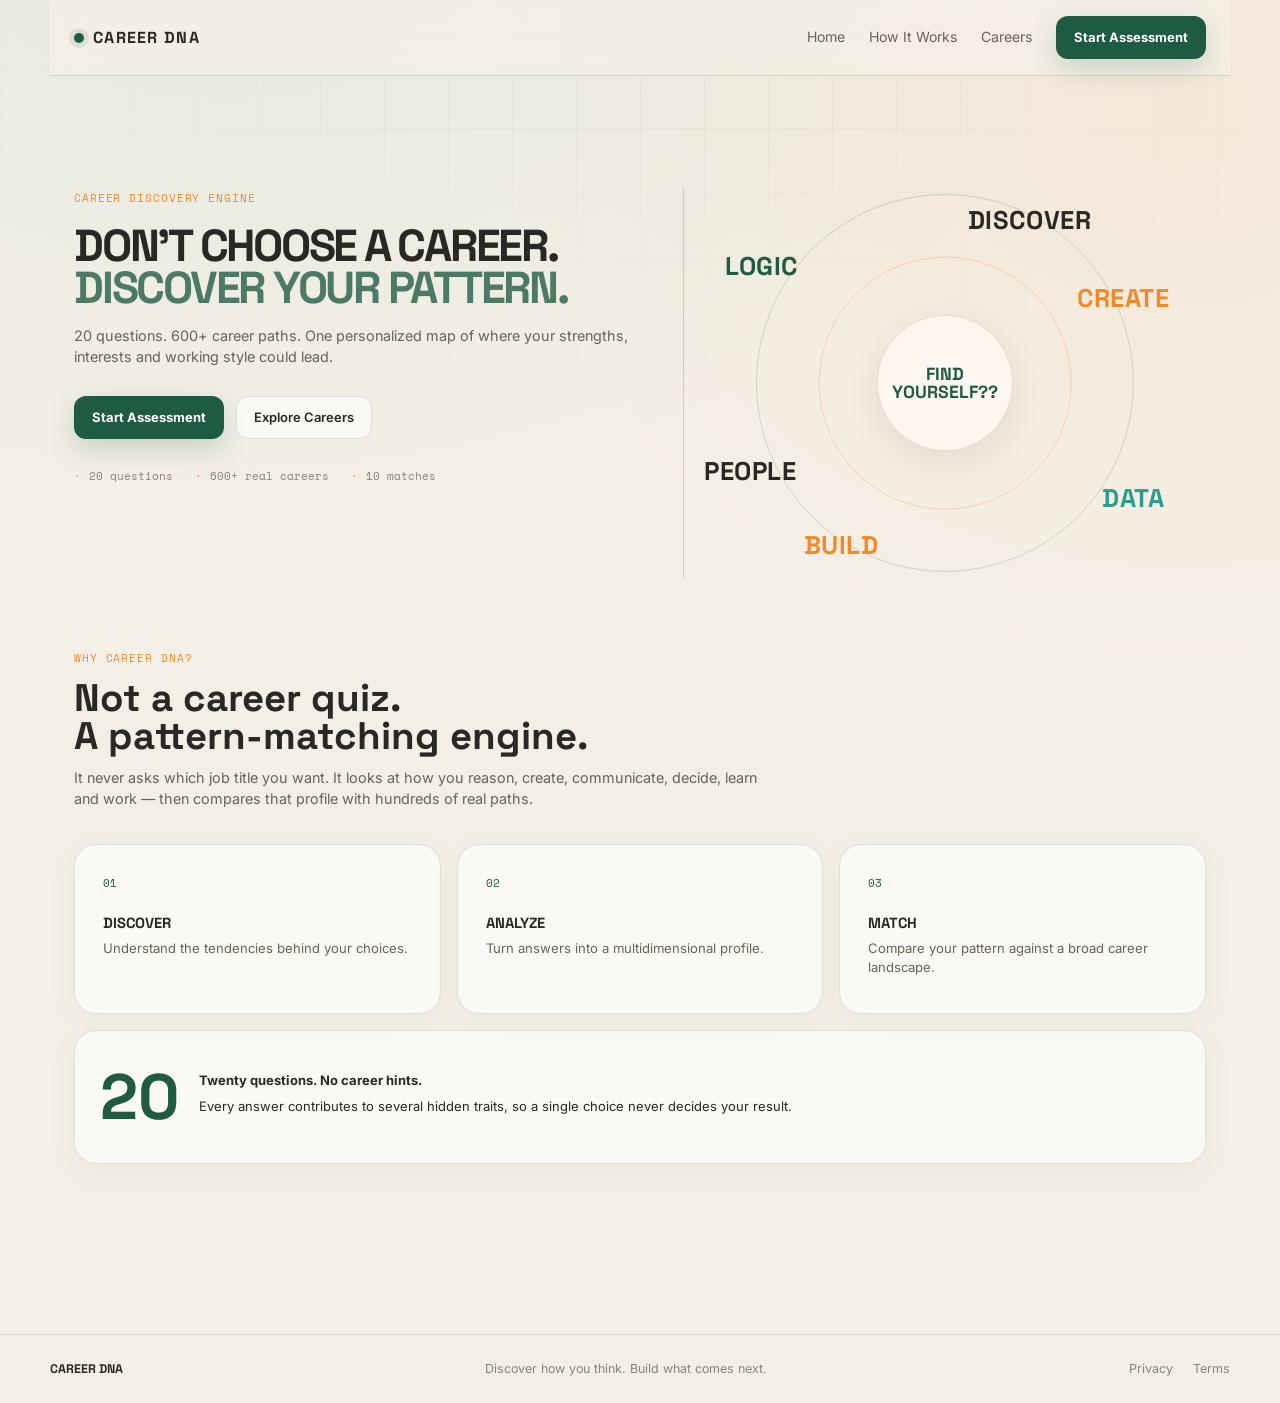
<file: index.html>
<!doctype html><html lang="en"><head><meta charset="utf-8"><meta name="viewport"
            content="width=device-width,initial-scale=1"><title>CAREER DNA —
            Discover Your Pattern</title><meta name="description"
            content="CAREER DNA uses 20 indirect questions and a 600+ career database to reveal potential career paths based on how you think and work."><link
            rel="stylesheet" href="style.css"></head><body>
        <div class="grid-backdrop" aria-hidden="true"></div>
        <header class="site-nav"><a class="nav-logo" href="#home"
                aria-label="CAREER DNA home"><span class="dna-dot"></span>CAREER
                DNA</a><nav id="nav-links"><a href="#home">Home</a><a
                    href="#how">How It Works</a><a href="#careers">Careers</a><button class="nav-cta"
                    data-start>Start Assessment</button></nav><button
                class="menu-btn" id="menu-btn"
                aria-label="Open menu">☰</button></header>
        <main>
            <section class="page active" id="page-home"><div class="hero"><div
                        class="hero-copy"><span class="eyebrow">CAREER DISCOVERY
                            ENGINE</span><h1 class="display">DON'T CHOOSE A
                            CAREER.<br><span>DISCOVER YOUR
                                PATTERN.</span></h1><p>20 questions. 600+ career
                            paths. One personalized map of where your strengths,
                            interests and working style could lead.</p><div
                            class="actions"><button class="primary"
                                data-start>Start Assessment</button><a
                                class="secondary" href="#careers">Explore Careers</a></div><div
                            class="hero-meta"><span>20
                                questions</span><span>600+ real
                                careers</span><span>10
                                matches</span></div></div><div class="hero-visual"
                    aria-label="Your career pattern"><span class="word w1">LOGIC</span><span
                        class="word w2">CREATE</span><span class="word w3">PEOPLE</span><span
                        class="word w4">DATA</span><span class="word w5">BUILD</span><span
                        class="word w6">DISCOVER</span><div class="center-text"><strong>FIND<br>YOURSELF??</strong></div></div></div><section
                    class="home-section"><div class="section-head"><span
                            class="eyebrow">WHY CAREER DNA?</span><h2
                            class="display">Not a career quiz.<br>A
                            pattern-matching engine.</h2><p>It never asks which
                            job title you want. It looks at how you reason,
                            create, communicate, decide, learn and work — then
                            compares that profile with hundreds of real
                            paths.</p></div><div
                        class="feature-grid"><article><span>01</span><h3>DISCOVER</h3><p>Understand
                                the tendencies behind your
                                choices.</p></article><article><span>02</span><h3>ANALYZE</h3><p>Turn
                                answers into a multidimensional
                                profile.</p></article><article><span>03</span><h3>MATCH</h3><p>Compare
                                your pattern against a broad career
                                landscape.</p></article></div><div class="twenty"><strong>20</strong><div><b>Twenty questions. No career hints.</b><p>Every answer contributes to several hidden traits, so a single choice never decides your result.</p></div></div></section></section>
            <section class="page" id="page-how"><div class="page-hero"><span
                        class="eyebrow">THE ENGINE</span><h1 class="display">HOW
                        IT WORKS</h1><p>From a choice on a screen to a map of
                        possible directions.</p></div><div class="process">
                    <article><b>01</b><h3>ANSWER</h3><p>Answer exactly 20
                            natural, scenario-based
                            questions.</p></article><article><b>02</b><h3>PROFILE</h3><p>Your
                            choices build signals across reasoning, creativity,
                            people, work style and
                            motivation.</p></article><article><b>03</b><h3>ANALYZE</h3><p>The
                            engine normalizes your multidimensional profile to
                            0–100.</p></article><article><b>04</b><h3>MATCH</h3><p>That
                            profile is compared with 600+ genuine
                            careers.</p></article><article><b>05</b><h3>RANK</h3><p>Weighted
                            similarity produces deterministic compatibility
                            scores.</p></article><article><b>06</b><h3>DISCOVER</h3><p>You
                            see exactly 10 potential matches, plus ways to test
                            them.</p></article></div><div
                    class="flow-visual"><div>QUESTION</div><span>↓</span><div>HIDDEN
                        TRAITS</div><span>↓</span><div>PROFILE</div><span>↓</span><div>CAREER
                        MATCHING</div><span>↓</span><div>TOP 10</div></div><div
                    class="note"><b>Important:</b> compatibility is a guidance
                    signal, not a prediction, guarantee or statement of what you
                    should become.</div></section>
            <section class="page" id="page-careers"><div
                    class="page-hero compact"><span class="eyebrow">CAREER
                        EXPLORER</span><h1 class="display">600+ REAL CAREER
                        PATHS.</h1><p>Search the landscape before or after your
                        assessment.</p></div><div class="explorer-tools"><input
                        id="career-search" placeholder="Search careers…"
                        aria-label="Search careers"><select id="domain-filter"
                        aria-label="Filter by domain"><option value>All
                            domains</option></select><select id="sort-careers"
                        aria-label="Sort careers"><option
                            value="name">A–Z</option><option
                            value="domain">Domain</option></select></div><div
                    class="explorer-count" id="explorer-count"></div><div
                    class="career-grid" id="career-grid"></div><div
                    class="career-modal" id="career-modal" hidden><div
                        class="modal-backdrop" data-close-modal></div><article
                        class="modal-card"><button class="modal-close"
                            data-close-modal aria-label="Close">×</button><span
                            class="domain" id="modal-domain"></span><h2
                            class="display" id="modal-name"></h2><p
                            id="modal-description"></p><div
                            class="modal-grid"><div><b>Skills</b><div
                                    id="modal-skills"
                                    class="pills"></div></div><div><b>Work
                                    style</b><p
                                    id="modal-style"></p></div><div><b>Environment</b><p
                                    id="modal-environment"></p></div><div><b>Education
                                    / training</b><p
                                    id="modal-education"></p></div></div><div><b>Related
                                careers</b><p id="modal-related"></p></div><a
                            class="primary modal-cta" href="#assessment">Take
                            Assessment</a></article></div></section>
            <section class="page" id="page-assessment"><div
                    class="assessment-shell"><div class="assessment-top"><span
                            class="eyebrow">CAREER DNA / ASSESSMENT</span><span
                            class="mono" id="q-counter">01 / 20</span><div
                            class="progress"><div
                                id="progress-fill"></div></div></div><h1
                        class="display" id="q-text">Loading…</h1><div
                        class="answers" id="q-answers"></div><div
                        class="assessment-nav"><button class="ghost"
                            id="back-btn">← Back</button><span class="mono"
                            id="answer-state">Choose the answer that feels most
                            like you.</span></div><div
                        class="nova"><b>NOVA</b><span id="nova-text">Ready when
                            you are. Pick what feels true, not
                            impressive.</span></div></div></section>
            <section class="page" id="page-analysis"><div class="analysis"><div
                        class="spinner"></div><span class="eyebrow">PROFILE
                        SYNTHESIS</span><h1 class="display">READING YOUR
                        PATTERN…</h1><ul
                        id="analysis-lines"></ul></div></section>
            <section class="page" id="page-results"><div
                    class="results-head"><span class="eyebrow">YOUR CAREER
                        DNA</span><h1 class="display">Your pattern currently
                        aligns with these paths.</h1><p>Potential matches, not a
                        verdict. Use the list as a starting point for
                        exploration.</p><div class="result-actions"><button
                            class="primary" data-start>Retake
                            Assessment</button><button class="secondary"
                            id="reset-btn">Reset Data</button></div></div><div
                    class="profile-layout"><div
                        class="panel radar-panel"><canvas id="radar" width="600"
                            height="420"></canvas></div><div
                        class="panel"><h3>CORE SIGNALS</h3><div
                            id="trait-bars"></div></div></div><div
                    class="domain-panel panel"><div
                        class="section-head small"><span class="eyebrow">PROFILE
                            SHAPE</span><h2 class="display">Strongest domain
                            signals</h2></div><div
                        id="domain-bars"></div></div><div
                    class="section-head small"><span class="eyebrow">TOP
                        10</span><h2 class="display">Your strongest potential
                        matches.</h2></div><div class="top10"
                    id="top10"></div><div class="section-head small"><span
                        class="eyebrow">TRY THEM</span><h2 class="display">Turn
                        curiosity into evidence.</h2><p>Small experiments can
                        tell you more than a quiz ever can.</p></div><div
                    class="activity-grid" id="activities"></div><div
                    class="roadmap panel" id="roadmap"></div><div
                    class="history panel" id="history"></div></section>
        </main>
        <footer><b>CAREER DNA</b><span>Discover how you think. Build what comes
            next.</span><div><a href="privacy.html">Privacy</a><a
            href="terms.html">Terms</a></div></footer>
        <script src="questions.js"></script><script
            src="careers.js"></script><script src="projects.js"></script><script
            src="scoring.js"></script><script src="storage.js"></script><script
            src="app.js"></script></body></html>
</file>
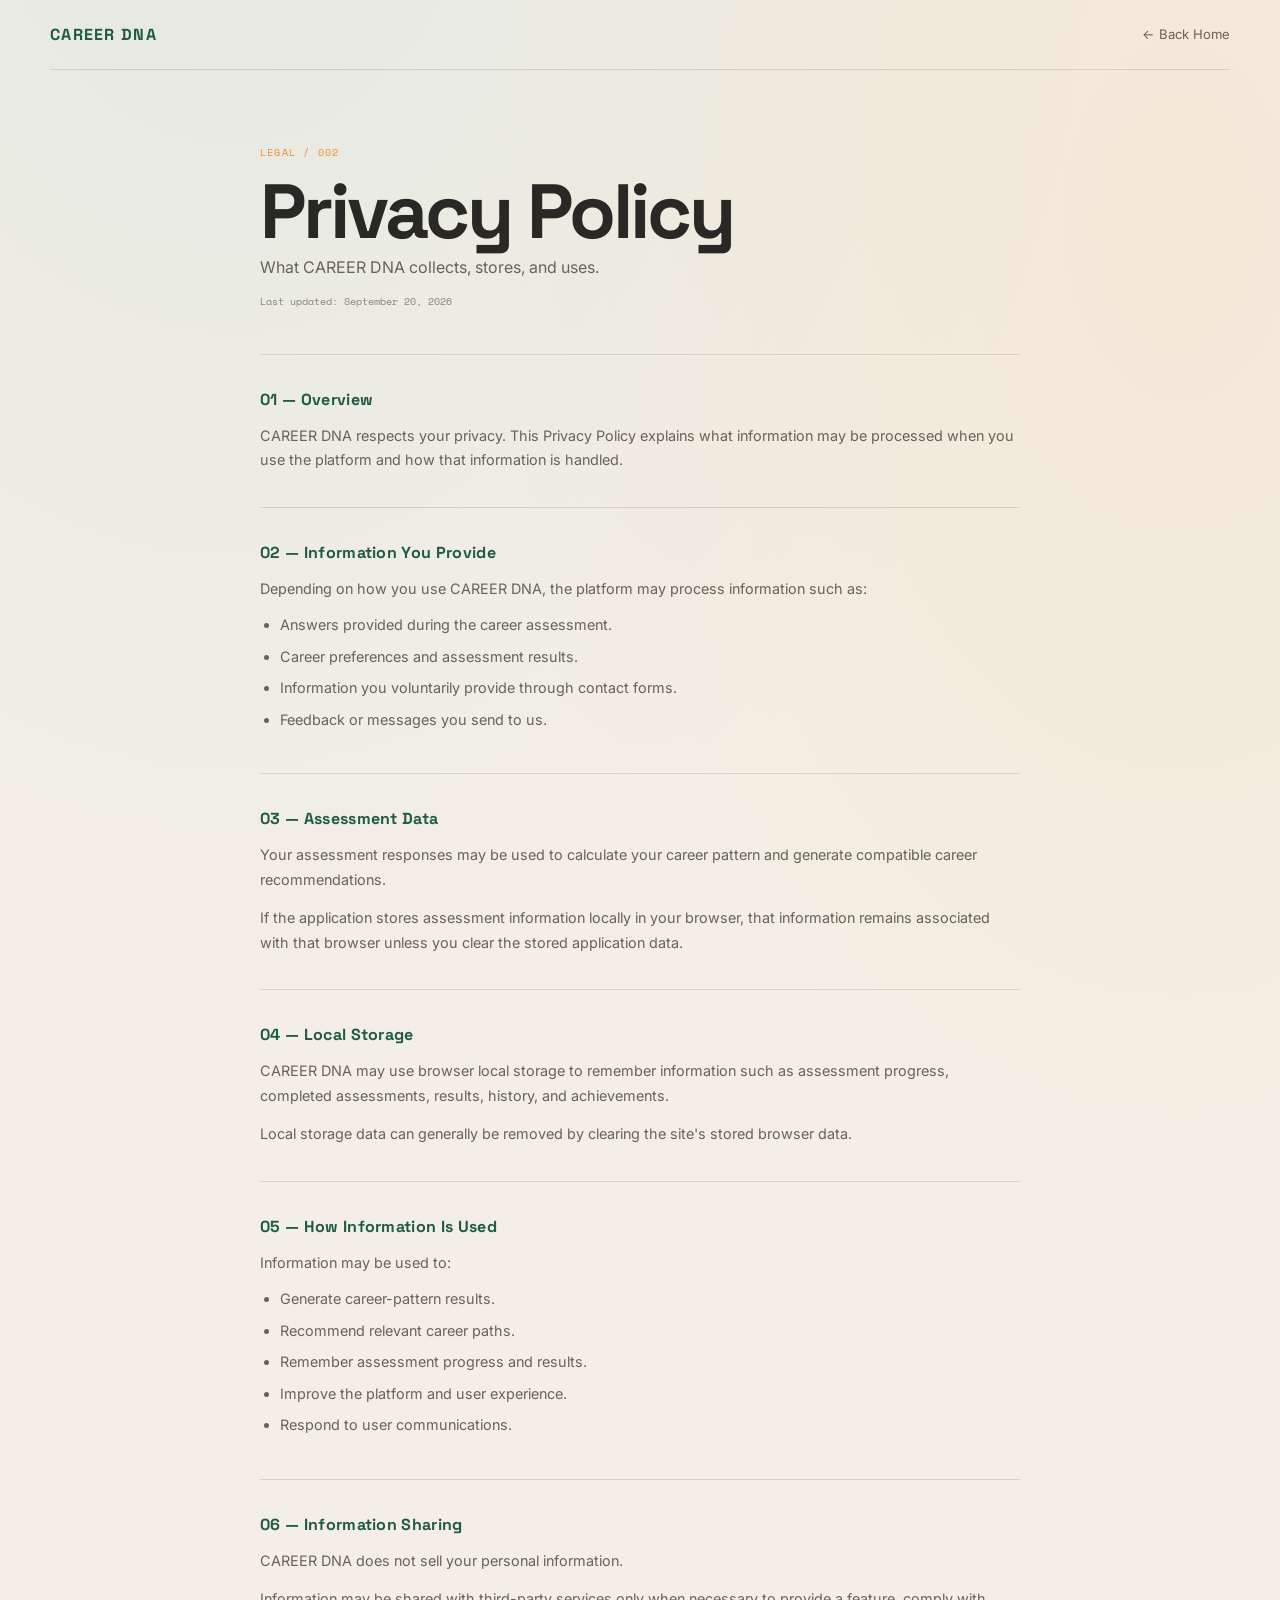
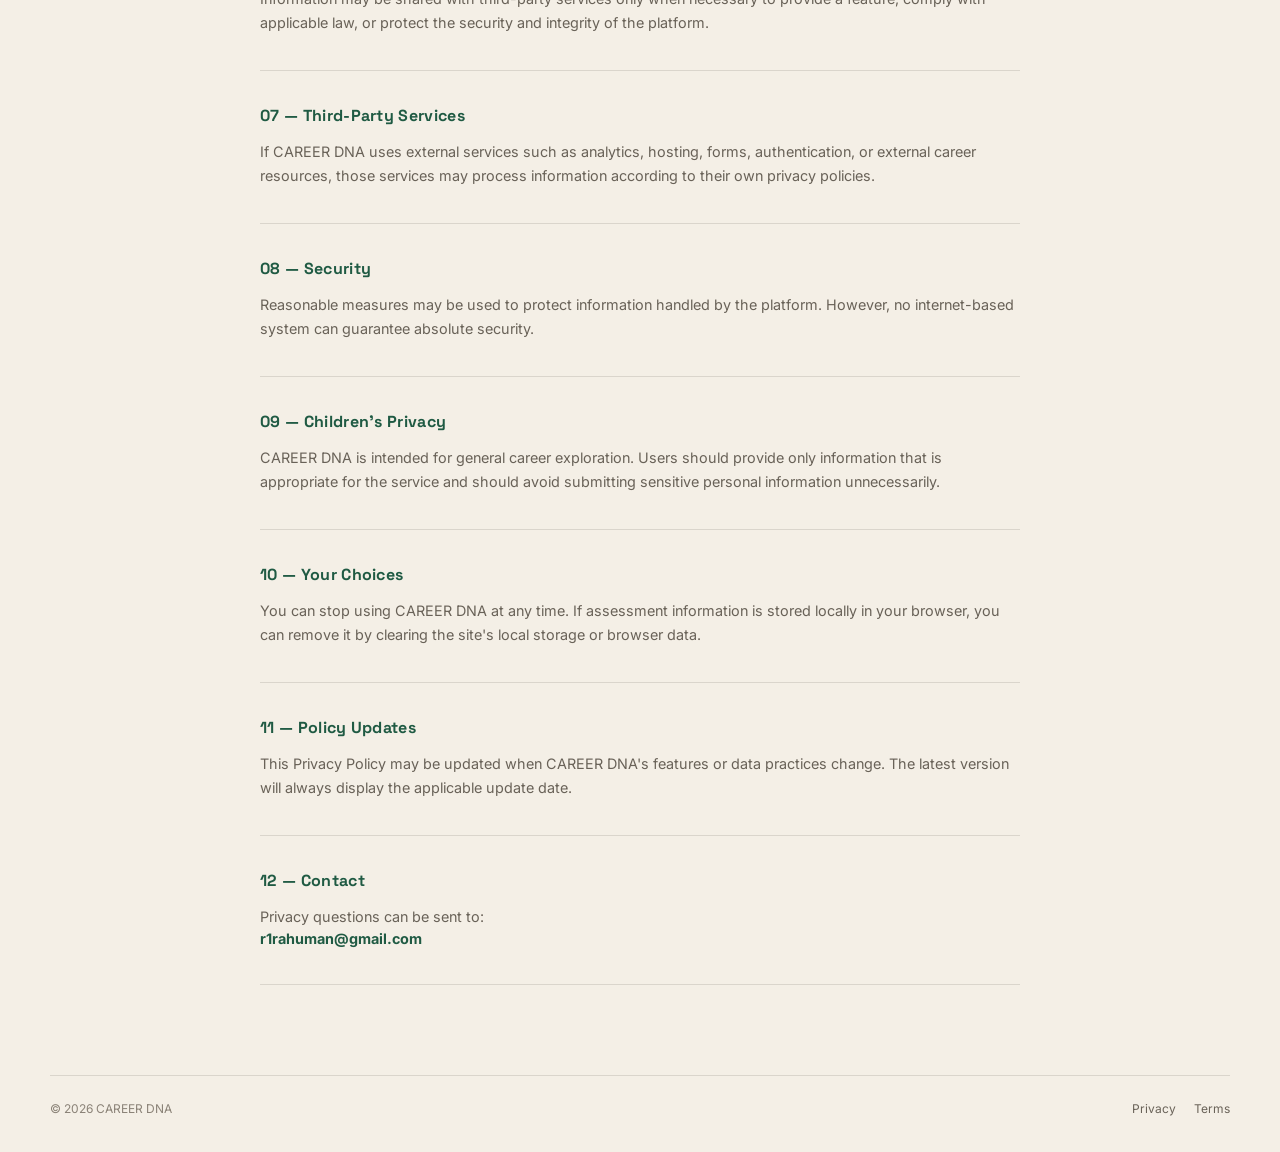
<file: privacy.html>
<!DOCTYPE html>
<html lang="en">
<head>
  <meta charset="UTF-8">
  <meta name="viewport" content="width=device-width, initial-scale=1.0">
  <title>Privacy Policy — CAREER DNA</title>
  <link rel="stylesheet" href="style.css">
</head>
<body>

<header class="legal-header">
  <a href="index.html" class="logo">CAREER DNA</a>
  <a href="index.html">← Back Home</a>
</header>

<main class="legal-page">

  <div class="legal-intro">
    <span>LEGAL / 002</span>
    <h1>Privacy Policy</h1>
    <p>What CAREER DNA collects, stores, and uses.</p>
    <small>Last updated: September 20, 2026</small>
  </div>

  <section>
    <h2>01 — Overview</h2>
    <p>
      CAREER DNA respects your privacy. This Privacy Policy explains what
      information may be processed when you use the platform and how that
      information is handled.
    </p>
  </section>

  <section>
    <h2>02 — Information You Provide</h2>
    <p>
      Depending on how you use CAREER DNA, the platform may process
      information such as:
    </p>

    <ul>
      <li>Answers provided during the career assessment.</li>
      <li>Career preferences and assessment results.</li>
      <li>Information you voluntarily provide through contact forms.</li>
      <li>Feedback or messages you send to us.</li>
    </ul>
  </section>

  <section>
    <h2>03 — Assessment Data</h2>
    <p>
      Your assessment responses may be used to calculate your career
      pattern and generate compatible career recommendations.
    </p>
    <p>
      If the application stores assessment information locally in your
      browser, that information remains associated with that browser unless
      you clear the stored application data.
    </p>
  </section>

  <section>
    <h2>04 — Local Storage</h2>
    <p>
      CAREER DNA may use browser local storage to remember information such
      as assessment progress, completed assessments, results, history, and
      achievements.
    </p>
    <p>
      Local storage data can generally be removed by clearing the site's
      stored browser data.
    </p>
  </section>

  <section>
    <h2>05 — How Information Is Used</h2>
    <p>
      Information may be used to:
    </p>

    <ul>
      <li>Generate career-pattern results.</li>
      <li>Recommend relevant career paths.</li>
      <li>Remember assessment progress and results.</li>
      <li>Improve the platform and user experience.</li>
      <li>Respond to user communications.</li>
    </ul>
  </section>

  <section>
    <h2>06 — Information Sharing</h2>
    <p>
      CAREER DNA does not sell your personal information.
    </p>
    <p>
      Information may be shared with third-party services only when
      necessary to provide a feature, comply with applicable law, or
      protect the security and integrity of the platform.
    </p>
  </section>

  <section>
    <h2>07 — Third-Party Services</h2>
    <p>
      If CAREER DNA uses external services such as analytics, hosting,
      forms, authentication, or external career resources, those services
      may process information according to their own privacy policies.
    </p>
  </section>

  <section>
    <h2>08 — Security</h2>
    <p>
      Reasonable measures may be used to protect information handled by the
      platform. However, no internet-based system can guarantee absolute
      security.
    </p>
  </section>

  <section>
    <h2>09 — Children's Privacy</h2>
    <p>
      CAREER DNA is intended for general career exploration. Users should
      provide only information that is appropriate for the service and
      should avoid submitting sensitive personal information unnecessarily.
    </p>
  </section>

  <section>
    <h2>10 — Your Choices</h2>
    <p>
      You can stop using CAREER DNA at any time. If assessment information
      is stored locally in your browser, you can remove it by clearing the
      site's local storage or browser data.
    </p>
  </section>

  <section>
    <h2>11 — Policy Updates</h2>
    <p>
      This Privacy Policy may be updated when CAREER DNA's features or
      data practices change. The latest version will always display the
      applicable update date.
    </p>
  </section>

  <section>
    <h2>12 — Contact</h2>
    <p>
      Privacy questions can be sent to:
    </p>
    <a href="mailto:r1rahuman@gmail.com">
      r1rahuman@gmail.com
    </a>
  </section>

</main>

<footer class="legal-footer">
  <span>© 2026 CAREER DNA</span>
  <div>
    <a href="privacy.html">Privacy</a>
    <a href="terms.html">Terms</a>
  </div>
</footer>

</body>
</html>
</file>
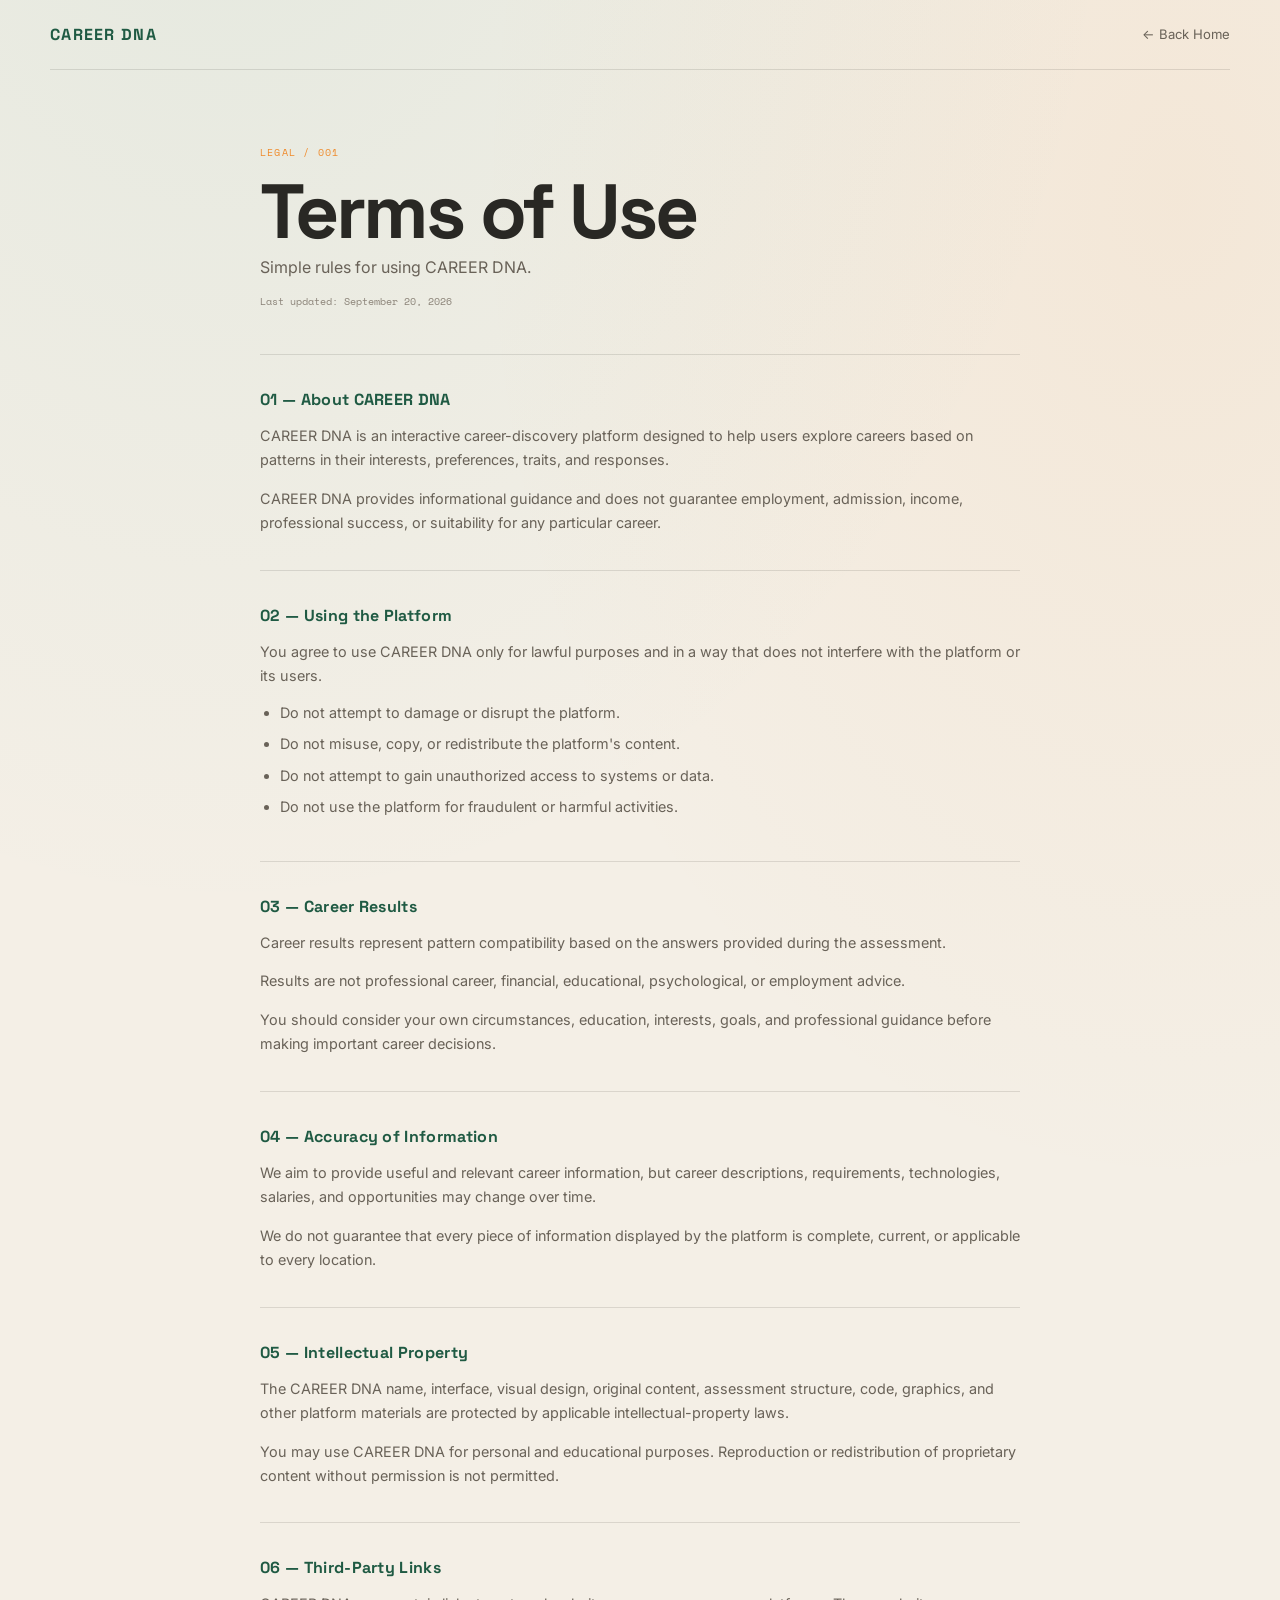
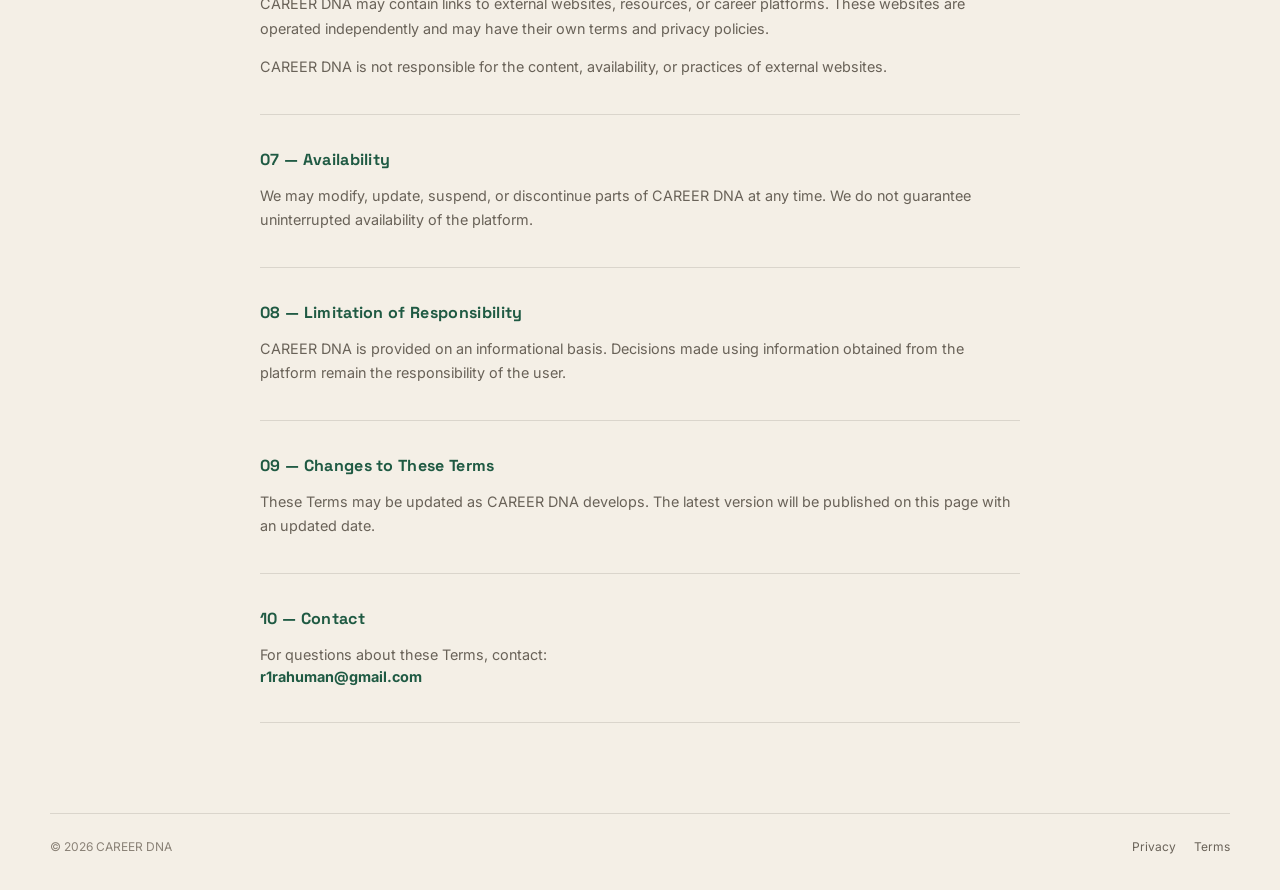
<file: terms.html>
<!DOCTYPE html>
<html lang="en">
<head>
  <meta charset="UTF-8">
  <meta name="viewport" content="width=device-width, initial-scale=1.0">
  <title>Terms of Use — CAREER DNA</title>
  <link rel="stylesheet" href="style.css">
</head>
<body>

<header class="legal-header">
  <a href="index.html" class="logo">CAREER DNA</a>
  <a href="index.html">← Back Home</a>
</header>

<main class="legal-page">

  <div class="legal-intro">
    <span>LEGAL / 001</span>
    <h1>Terms of Use</h1>
    <p>Simple rules for using CAREER DNA.</p>
    <small>Last updated: September 20, 2026</small>
  </div>

  <section>
    <h2>01 — About CAREER DNA</h2>
    <p>
      CAREER DNA is an interactive career-discovery platform designed to
      help users explore careers based on patterns in their interests,
      preferences, traits, and responses.
    </p>
    <p>
      CAREER DNA provides informational guidance and does not guarantee
      employment, admission, income, professional success, or suitability
      for any particular career.
    </p>
  </section>

  <section>
    <h2>02 — Using the Platform</h2>
    <p>
      You agree to use CAREER DNA only for lawful purposes and in a way
      that does not interfere with the platform or its users.
    </p>

    <ul>
      <li>Do not attempt to damage or disrupt the platform.</li>
      <li>Do not misuse, copy, or redistribute the platform's content.</li>
      <li>Do not attempt to gain unauthorized access to systems or data.</li>
      <li>Do not use the platform for fraudulent or harmful activities.</li>
    </ul>
  </section>

  <section>
    <h2>03 — Career Results</h2>
    <p>
      Career results represent pattern compatibility based on the answers
      provided during the assessment.
    </p>
    <p>
      Results are not professional career, financial, educational,
      psychological, or employment advice.
    </p>
    <p>
      You should consider your own circumstances, education, interests,
      goals, and professional guidance before making important career
      decisions.
    </p>
  </section>

  <section>
    <h2>04 — Accuracy of Information</h2>
    <p>
      We aim to provide useful and relevant career information, but career
      descriptions, requirements, technologies, salaries, and opportunities
      may change over time.
    </p>
    <p>
      We do not guarantee that every piece of information displayed by the
      platform is complete, current, or applicable to every location.
    </p>
  </section>

  <section>
    <h2>05 — Intellectual Property</h2>
    <p>
      The CAREER DNA name, interface, visual design, original content,
      assessment structure, code, graphics, and other platform materials
      are protected by applicable intellectual-property laws.
    </p>
    <p>
      You may use CAREER DNA for personal and educational purposes.
      Reproduction or redistribution of proprietary content without
      permission is not permitted.
    </p>
  </section>

  <section>
    <h2>06 — Third-Party Links</h2>
    <p>
      CAREER DNA may contain links to external websites, resources, or
      career platforms. These websites are operated independently and may
      have their own terms and privacy policies.
    </p>
    <p>
      CAREER DNA is not responsible for the content, availability, or
      practices of external websites.
    </p>
  </section>

  <section>
    <h2>07 — Availability</h2>
    <p>
      We may modify, update, suspend, or discontinue parts of CAREER DNA
      at any time. We do not guarantee uninterrupted availability of the
      platform.
    </p>
  </section>

  <section>
    <h2>08 — Limitation of Responsibility</h2>
    <p>
      CAREER DNA is provided on an informational basis. Decisions made using
      information obtained from the platform remain the responsibility of
      the user.
    </p>
  </section>

  <section>
    <h2>09 — Changes to These Terms</h2>
    <p>
      These Terms may be updated as CAREER DNA develops. The latest version
      will be published on this page with an updated date.
    </p>
  </section>

  <section>
    <h2>10 — Contact</h2>
    <p>
      For questions about these Terms, contact:
    </p>
    <a href="mailto:r1rahuman@gmail.com">
      r1rahuman@gmail.com
    </a>
  </section>

</main>

<footer class="legal-footer">
  <span>© 2026 CAREER DNA</span>
  <div>
    <a href="privacy.html">Privacy</a>
    <a href="terms.html">Terms</a>
  </div>
</footer>

</body>
</html>
</file>
<file: style.css>
@import url('https://fonts.googleapis.com/css2?family=Space+Grotesk:wght@500;600;700&family=Space+Mono:wght@400;700&family=Inter:wght@400;500;600;700&display=swap');
:root{--bg:#f4efe6;--paper:#fffaf2;--green:#1f5a43;--green2:#174434;--orange:#ef8b2c;--teal:#2a9d8f;--text:#292824;--muted:#696258;--faint:#8a8277;--line:rgba(41,40,36,.13);--glass:rgba(255,255,255,.62);--shadow:0 18px 60px rgba(50,40,20,.08);--radius:22px;--max:1180px}*{box-sizing:border-box}html{scroll-behavior:smooth}body{margin:0;background:radial-gradient(ellipse 70% 45% at 18% -8%,rgba(42,157,143,.08),transparent),radial-gradient(ellipse 55% 40% at 92% 8%,rgba(239,139,44,.08),transparent),var(--bg);color:var(--text);font:15px/1.6 Inter,sans-serif;overflow-x:hidden}.grid-backdrop{position:fixed;inset:0;pointer-events:none;z-index:-1;background-image:linear-gradient(rgba(41,40,36,.045) 1px,transparent 1px),linear-gradient(90deg,rgba(41,40,36,.045) 1px,transparent 1px);background-size:64px 64px;mask-image:radial-gradient(ellipse 80% 60% at 50% 0%,black 15%,transparent 78%)}a{text-decoration:none;color:inherit}button,input,select{font:inherit}.display{font-family:'Space Grotesk',sans-serif} .mono,.eyebrow{font-family:'Space Mono',monospace}.site-nav{height:76px;display:flex;align-items:center;justify-content:space-between;max-width:var(--max);margin:auto;padding:0 24px;position:sticky;top:0;z-index:10;background:rgba(244,239,230,.82);backdrop-filter:blur(16px);border-bottom:1px solid var(--line)}.nav-logo{font:700 1rem 'Space Grotesk';letter-spacing:.08em;display:flex;align-items:center;gap:9px}.dna-dot{width:10px;height:10px;background:var(--green);border-radius:50%;box-shadow:0 0 0 5px rgba(31,90,67,.1)}nav{display:flex;gap:24px;align-items:center}nav a{font-size:.88rem;color:var(--muted);transition:.2s}nav a:hover{color:var(--green)}.nav-cta,.primary{border:0;background:var(--green);color:white;border-radius:12px;padding:12px 18px;font-weight:700;cursor:pointer;box-shadow:0 10px 28px rgba(31,90,67,.2);transition:.2s}.nav-cta:hover,.primary:hover{transform:translateY(-2px)}.secondary,.ghost{border:1px solid var(--line);background:var(--glass);border-radius:12px;padding:11px 17px;cursor:pointer;font-weight:600}.ghost{background:transparent;color:var(--muted)}.menu-btn{display:none;background:none;border:0;font-size:1.5rem}.page{display:none;max-width:var(--max);margin:auto;padding:70px 24px 100px;min-height:calc(100vh - 76px)}.page.active{display:block}.hero{min-height:650px;display:grid;grid-template-columns:1.05fr .95fr;align-items:center;gap:30px}.eyebrow{font-size:.7rem;letter-spacing:.08em;color:var(--orange);text-transform:uppercase}.hero h1{font-size:clamp(3rem,7vw,6.6rem);line-height:.93;letter-spacing:-.05em;margin:18px 0}.hero h1 span{color:var(--green);opacity:.78}.hero p{max-width:620px;font-size:1.08rem;color:var(--muted)}.actions{display:flex;gap:12px;margin-top:28px}.hero-meta{display:flex;gap:22px;margin-top:28px;color:var(--faint);font:11px 'Space Mono'}.hero-meta span:before{content:'·';color:var(--orange);margin-right:8px}.hero-orbit{height:470px;position:relative;display:grid;place-items:center}.orbit-ring{position:absolute;border:1px solid rgba(31,90,67,.2);border-radius:50%;animation:spin 20s linear infinite}.r1{width:350px;height:350px}.r2{width:240px;height:240px;border-color:rgba(239,139,44,.25);animation-duration:14s;animation-direction:reverse}.orbit-core{width:150px;height:150px;border-radius:50%;background:var(--paper);border:1px solid var(--line);box-shadow:var(--shadow);display:grid;place-items:center;align-content:center;text-align:center;z-index:2}.orbit-core b{font:700 2rem 'Space Grotesk';color:var(--green)}.orbit-core small{font:9px 'Space Mono';color:var(--faint)}.hero-orbit i{position:absolute;font-style:normal;font-size:1.4rem;color:var(--green)}.hero-orbit i:nth-last-child(3){top:24%;left:25%}.hero-orbit i:nth-last-child(2){right:20%;top:30%;color:var(--orange)}.hero-orbit i:last-child{bottom:24%;left:27%;color:var(--teal)}@keyframes spin{to{transform:rotate(360deg)}}.home-section{padding:70px 0}.section-head{max-width:700px;margin-bottom:35px}.section-head h2{font-size:clamp(2.2rem,5vw,4.2rem);line-height:1;margin:12px 0}.section-head p{color:var(--muted)}.feature-grid{display:grid;grid-template-columns:repeat(3,1fr);gap:16px}.feature-grid article,.process article,.career-card,.top-card,.activity,.panel,.twenty,.note{background:var(--glass);border:1px solid var(--line);border-radius:var(--radius);box-shadow:0 8px 35px rgba(50,40,20,.04)}.feature-grid article{padding:28px}.feature-grid span{font:11px 'Space Mono';color:var(--green)}.feature-grid h3{font:700 1.4rem 'Space Grotesk';margin:22px 0 5px}.feature-grid p,.process p{color:var(--muted)}.twenty{margin-top:16px;padding:25px;display:flex;gap:20px;align-items:center}.twenty strong{font:700 4rem 'Space Grotesk';color:var(--green)}.page-hero{padding:40px 0 65px;max-width:800px}.page-hero h1{font-size:clamp(3rem,7vw,6rem);line-height:.9;margin:15px 0}.page-hero p{font-size:1.1rem;color:var(--muted)}.page-hero.compact{padding-bottom:35px}.process{display:grid;grid-template-columns:repeat(3,1fr);gap:16px}.process article{padding:26px;min-height:190px}.process b{font:700 11px 'Space Mono';color:var(--orange)}.process h3{font:700 1.35rem 'Space Grotesk';margin:35px 0 5px}.flow-visual{display:flex;flex-wrap:wrap;align-items:center;justify-content:center;gap:14px;margin:55px 0}.flow-visual div{padding:18px 24px;background:var(--paper);border:1px solid var(--line);border-radius:14px;font:700 11px 'Space Mono'}.flow-visual span{color:var(--orange)}.note{padding:20px;color:var(--muted);border-left:3px solid var(--orange)}.explorer-tools{display:grid;grid-template-columns:2fr 1fr 1fr;gap:10px;margin-bottom:15px}.explorer-tools input,.explorer-tools select{border:1px solid var(--line);background:rgba(255,255,255,.58);padding:13px 15px;border-radius:12px;outline:none;color:var(--text)}.explorer-tools input:focus,.explorer-tools select:focus{border-color:var(--green);box-shadow:0 0 0 3px rgba(31,90,67,.1)}.explorer-count{font:11px 'Space Mono';color:var(--faint);margin-bottom:18px}.career-grid{display:grid;grid-template-columns:repeat(3,1fr);gap:14px}.career-card{padding:20px;transition:.2s}.career-card:hover,.top-card:hover{transform:translateY(-3px);border-color:rgba(31,90,67,.35)}.career-card .domain,.top-card .domain{font:9px 'Space Mono';color:var(--orange);text-transform:uppercase}.career-card h3{font:700 1.15rem 'Space Grotesk';margin:8px 0}.career-card p{font-size:.86rem;color:var(--muted);min-height:64px}.pills{display:flex;flex-wrap:wrap;gap:6px}.pill{padding:5px 8px;border-radius:20px;background:rgba(31,90,67,.07);color:var(--green);font-size:.7rem}.assessment-shell{max-width:900px;margin:30px auto}.assessment-top{position:relative}.assessment-top .mono{float:right;font-size:.75rem;color:var(--faint)}.progress{height:5px;background:rgba(41,40,36,.08);border-radius:20px;overflow:hidden;clear:both;margin-top:20px}.progress div{height:100%;width:0;background:linear-gradient(90deg,var(--green),var(--teal));transition:.35s}.assessment-shell>h1{font-size:clamp(2.3rem,5vw,4.3rem);line-height:1.05;margin:65px 0 30px}.answers{display:grid;grid-template-columns:1fr 1fr;gap:12px}.answer{padding:22px;text-align:left;border:1px solid var(--line);background:var(--glass);border-radius:17px;cursor:pointer;transition:.2s}.answer:hover{transform:translateY(-2px);border-color:rgba(31,90,67,.35)}.answer.selected{border:2px solid var(--green);background:rgba(31,90,67,.07)}.answer .letter{font:11px 'Space Mono';color:var(--orange)}.answer h3{font:700 1.05rem 'Space Grotesk';margin:10px 0 3px}.answer p{font-size:.84rem;color:var(--muted)}.assessment-nav{display:flex;justify-content:space-between;align-items:center;margin-top:25px}.assessment-nav span{font-size:.7rem;color:var(--faint)}.nova{margin-top:22px;padding:13px 16px;border-left:3px solid var(--teal);background:rgba(42,157,143,.06);color:var(--muted)}.nova b{font:10px 'Space Mono';color:var(--teal);margin-right:10px}.analysis{min-height:65vh;display:grid;place-items:center;align-content:center;text-align:center}.spinner{width:70px;height:70px;border:1px solid var(--line);border-top-color:var(--green);border-radius:50%;animation:spin 1s linear infinite;margin-bottom:25px}.analysis h1{font-size:clamp(2rem,5vw,4rem)}.analysis ul{list-style:none;padding:0;color:var(--muted);font:11px 'Space Mono';line-height:2}.analysis li{opacity:.25}.analysis li.on{opacity:1;color:var(--green)}.results-head{padding:30px 0 45px}.results-head h1{font-size:clamp(2.7rem,6vw,5.8rem);line-height:.95;max-width:900px;margin:14px 0}.results-head p{color:var(--muted);max-width:700px}.result-actions{display:flex;gap:10px;margin-top:25px}.profile-layout{display:grid;grid-template-columns:1fr 1fr;gap:16px}.panel{padding:25px}.radar-panel{min-height:430px;display:grid;place-items:center}.panel h3{font:11px 'Space Mono';color:var(--faint);margin:0 0 20px}.trait-row{margin:13px 0}.trait-label{display:flex;justify-content:space-between;font-size:.8rem}.bar{height:7px;background:rgba(41,40,36,.08);border-radius:10px;overflow:hidden;margin-top:5px}.bar i{display:block;height:100%;background:linear-gradient(90deg,var(--green),var(--teal))}.domain-panel{margin:16px 0 55px}.domain-row{display:grid;grid-template-columns:190px 1fr 45px;gap:10px;align-items:center;margin:12px 0;font-size:.8rem}.top10{display:grid;grid-template-columns:1fr 1fr;gap:15px;margin-bottom:60px}.top-card{padding:24px;position:relative;transition:.2s}.rank{font:700 2rem 'Space Grotesk';color:rgba(31,90,67,.25)}.top-card h3{font:700 1.35rem 'Space Grotesk';margin:3px 0}.compat{font:700 1.15rem 'Space Grotesk';color:var(--green)}.why{color:var(--muted);font-size:.87rem;margin:12px 0}.signals{display:flex;flex-wrap:wrap;gap:6px}.dev{margin-top:14px;font-size:.78rem;color:var(--faint)}.small h2{font-size:clamp(2rem,4vw,3.4rem)}.activity-grid{display:grid;grid-template-columns:repeat(3,1fr);gap:12px;margin-bottom:30px}.activity{padding:20px}.activity b{font:9px 'Space Mono';color:var(--orange)}.activity h3{font:1rem 'Space Grotesk';margin:10px 0}.activity p{font-size:.84rem;color:var(--muted)}.roadmap{margin-top:20px;display:none}.roadmap.show{display:block}.roadmap h2{font:700 1.7rem 'Space Grotesk'}.road-steps{display:flex;gap:8px;flex-wrap:wrap;margin-top:20px}.road-steps span{padding:11px 15px;border:1px solid var(--line);border-radius:12px;background:var(--paper);font-size:.8rem}.history{margin-top:16px}.history h3{font:700 1.4rem 'Space Grotesk';color:var(--text)}footer{border-top:1px solid var(--line);padding:25px max(24px,calc((100vw - var(--max))/2));display:flex;justify-content:space-between;color:var(--faint);font-size:.78rem}footer b{font-family:'Space Grotesk';color:var(--text)}@media(max-width:850px){.site-nav{height:66px}.site-nav nav{display:none;position:absolute;top:66px;left:0;right:0;background:var(--bg);padding:18px 24px;flex-direction:column;align-items:stretch;border-bottom:1px solid var(--line)}.site-nav nav.open{display:flex}.menu-btn{display:block}.hero{grid-template-columns:1fr;min-height:auto;padding:50px 0}.hero-orbit{height:300px}.r1{width:260px;height:260px}.r2{width:180px;height:180px}.feature-grid,.process,.career-grid,.activity-grid{grid-template-columns:1fr 1fr}.answers,.top10,.profile-layout{grid-template-columns:1fr}.explorer-tools{grid-template-columns:1fr 1fr}.explorer-tools input{grid-column:1/-1}.domain-row{grid-template-columns:130px 1fr 35px}footer{flex-direction:column;gap:6px}}@media(max-width:560px){.page{padding:45px 16px 75px}.hero h1{font-size:3.1rem}.feature-grid,.process,.career-grid,.activity-grid{grid-template-columns:1fr}.hero-meta{gap:10px;flex-wrap:wrap}.answers{grid-template-columns:1fr}.explorer-tools{grid-template-columns:1fr}.explorer-tools input{grid-column:auto}.flow-visual{flex-direction:column}.flow-visual span{transform:rotate(0)}.domain-row{grid-template-columns:1fr 60px}.domain-row .bar{grid-column:1/-1}.domain-row strong{grid-column:2;grid-row:1;text-align:right}.assessment-shell>h1{margin-top:45px}.twenty{align-items:flex-start}.twenty strong{font-size:3rem}}
@media(prefers-reduced-motion:reduce){*{scroll-behavior:auto!important;animation:none!important;transition:none!important}}

.career-modal{position:fixed;inset:0;z-index:30;display:grid;place-items:center;padding:20px}.career-modal[hidden]{display:none}.modal-backdrop{position:absolute;inset:0;background:rgba(41,40,36,.35);backdrop-filter:blur(5px)}.modal-card{position:relative;z-index:1;max-width:720px;width:100%;max-height:90vh;overflow:auto;background:var(--paper);border:1px solid var(--line);border-radius:24px;padding:30px;box-shadow:0 30px 90px rgba(40,30,10,.2)}.modal-close{position:absolute;right:18px;top:12px;border:0;background:transparent;font-size:1.8rem;cursor:pointer;color:var(--muted)}.modal-card h2{font-size:2.6rem;line-height:1;margin:12px 40px 12px 0}.modal-card>p{color:var(--muted);margin-bottom:24px}.modal-grid{display:grid;grid-template-columns:1fr 1fr;gap:20px;margin-bottom:20px}.modal-grid>b,.modal-grid div>b,.modal-card>div>b{font:10px 'Space Mono';text-transform:uppercase;color:var(--faint)}.modal-grid p{font-size:.85rem;color:var(--muted)}.modal-cta{display:inline-block;margin-top:20px}@media(max-width:560px){.modal-grid{grid-template-columns:1fr}.modal-card h2{font-size:2rem}}

/* Keep the desktop layout comfortable on laptop screens. */
@media (max-width: 1200px) {
	:root { --max: 1060px; }
	.site-nav { padding-inline: 28px; }
	.hero, .home-section, .page, .results-head, .profile-layout, .domain-panel, .top10, .activity-grid, .roadmap, .history, footer { width: min(var(--max), calc(100% - 56px)); }
	.hero { gap: 48px; padding-top: 72px; }
	.hero h1 { font-size: clamp(3rem, 5vw, 4.8rem); }
	.hero-orbit { width: min(38vw, 390px); height: min(38vw, 390px); }
	.page-hero { padding-top: 64px; }
	.assessment-shell { width: min(820px, calc(100% - 56px)); }
	.results-head h1 { max-width: 760px; font-size: clamp(2.6rem, 4.5vw, 4.2rem); }
}

@media (max-width: 860px) {
	.site-nav { height: 68px; padding-inline: 20px; }
	.menu-btn { display: block; border: 0; background: transparent; color: var(--text); font-size: 1.5rem; cursor: pointer; }
	#nav-links { display: none; position: absolute; top: 68px; left: 0; right: 0; padding: 18px 20px 22px; flex-direction: column; align-items: stretch; gap: 4px; background: rgba(244,239,230,.97); border-bottom: 1px solid var(--line); box-shadow: 0 14px 30px rgba(50,40,20,.08); }
	#nav-links.open { display: flex; }
	#nav-links a, #nav-links .nav-cta { padding: 10px 0; }
	.hero, .profile-layout { grid-template-columns: 1fr; }
	.hero { padding-top: 54px; }
	.hero-copy { max-width: 680px; }
	.hero-orbit { width: min(58vw, 360px); height: min(58vw, 360px); margin: 8px auto 0; }
	.feature-grid, .process { grid-template-columns: repeat(2, 1fr); }
	.career-grid, .top10, .activity-grid { grid-template-columns: repeat(2, minmax(0, 1fr)); }
	.profile-layout { gap: 18px; }
	.explorer-tools { grid-template-columns: 1fr 1fr; }
	.explorer-tools input { grid-column: 1 / -1; }
	.assessment-shell { padding-top: 54px; }
	.assessment-shell h1 { font-size: clamp(2.2rem, 6vw, 3.8rem); }
}

@media (max-width: 560px) {
	body { font-size: 14px; }
	.hero, .home-section, .page, .results-head, .profile-layout, .domain-panel, .top10, .activity-grid, .roadmap, .history, footer, .assessment-shell { width: min(100% - 32px, 520px); }
	.hero { padding-top: 40px; gap: 28px; }
	.hero h1 { font-size: clamp(2.35rem, 12vw, 3.6rem); line-height: .98; }
	.hero-copy > p { font-size: 1rem; }
	.actions { flex-wrap: wrap; }
	.hero-meta { flex-wrap: wrap; gap: 10px 18px; }
	.hero-orbit { width: min(78vw, 310px); height: min(78vw, 310px); }
	.feature-grid, .process, .career-grid, .top10, .activity-grid, .modal-grid { grid-template-columns: 1fr; }
	.home-section, .page-hero, .results-head { padding-top: 44px; }
	.section-head h2, .page-hero h1, .results-head h1 { font-size: clamp(2rem, 10vw, 3rem); }
	.explorer-tools { grid-template-columns: 1fr; }
	.explorer-tools input { grid-column: auto; }
	.assessment-shell { padding-top: 36px; }
	.assessment-nav { align-items: flex-start; flex-direction: column; gap: 12px; }
	.assessment-nav .mono { font-size: .72rem; }
	.modal-card { padding: 24px 20px; }
}

/* Compact type scale for denser reading at every viewport size. */
body { font-size: 13px; line-height: 1.45; }
.display { letter-spacing: 0; }
h1, h2, h3, p { margin-top: .55em; margin-bottom: .55em; }
.hero h1 { font-size: clamp(2.1rem, 3.5vw, 3.25rem); }
.section-head h2, .page-hero h1, .results-head h1 { font-size: clamp(1.75rem, 3vw, 2.7rem); }
.assessment-shell h1 { font-size: clamp(1.8rem, 3.6vw, 2.9rem); }
.hero-copy > p, .section-head > p, .page-hero > p, .results-head > p { font-size: .9rem; }
.feature-grid h3, .process h3, .career-card h3, .top-card h3, .activity h3 { font-size: .92rem; }
.feature-grid p, .process p, .career-card p, .top-card p, .activity p, .modal-grid p { font-size: .82rem; }
.pill, .domain, .compat, .dev, .hero-meta, .explorer-count { font-size: .7rem; }

@media (max-width: 560px) {
	.hero h1 { font-size: clamp(1.8rem, 8vw, 2.5rem); }
	.section-head h2, .page-hero h1, .results-head h1 { font-size: clamp(1.6rem, 7vw, 2.2rem); }
	.assessment-shell h1 { font-size: clamp(1.6rem, 7.5vw, 2.35rem); }
}

/* Keep the profile graphs inside one compact, non-scrolling frame. */
.profile-layout { align-items: stretch; }
.profile-layout .panel { min-width: 0; }
.radar-panel { min-height: 0; height: clamp(280px, 42vh, 360px); padding: 12px; overflow: hidden; }
.radar-panel canvas { display: block; width: 100%; height: 100%; max-height: 336px; object-fit: contain; }
.profile-layout .panel:not(.radar-panel) { height: clamp(280px, 42vh, 360px); overflow: hidden; }
.profile-layout .panel:not(.radar-panel) h3 { margin-bottom: 12px; }
.trait-row { margin: 8px 0; }
.domain-panel { margin-bottom: 32px; }
.domain-row { grid-template-columns: minmax(100px, 160px) 1fr 32px; margin: 8px 0; }

@media (max-width: 860px) {
	.radar-panel, .profile-layout .panel:not(.radar-panel) { height: 320px; }
}

@media (max-width: 560px) {
	.radar-panel, .profile-layout .panel:not(.radar-panel) { height: 280px; }
	.radar-panel canvas { max-height: 256px; }
}

@media (min-width: 561px) {
	.hero { min-height: 0; align-items: start; padding-top: 42px; }
	.hero-orbit { height: 390px; }
}

/* Fit the question and choices into a compact phone viewport. */
@media (max-width: 560px) {
	.assessment-shell { margin-top: 16px; padding-top: 22px; }
	.assessment-shell>h1 { font-size: 1rem; line-height: 1.15; margin: 20px 0 10px; display: -webkit-box; -webkit-box-orient: vertical; -webkit-line-clamp: 2; overflow: hidden; }
	.answers { grid-template-columns: repeat(2, minmax(0, 1fr)); gap: 8px; }
	.answer { min-width: 0; min-height: 0; height: 68px; padding: 8px; border-radius: 12px; }
	.answer h3 { font-size: .72rem; line-height: 1.1; margin: 4px 0 2px; white-space: nowrap; overflow: hidden; text-overflow: ellipsis; }
	.answer p { font-size: .62rem; line-height: 1.15; margin: 0; white-space: nowrap; overflow: hidden; text-overflow: ellipsis; }
	.answer .letter { font-size: 9px; }
	.answer:nth-child(5) { grid-column: 1 / -1; }
	.assessment-nav { margin-top: 12px; gap: 8px; }
	.nova { margin-top: 12px; padding: 8px 10px; font-size: .72rem; line-height: 1.25; }
}

/* Compact answer cards for the quiz on larger screens too. */
.assessment-shell>h1 { margin-top: 32px; margin-bottom: 16px; }
.answers { gap: 8px; }
.answer { min-height: 96px; padding: 12px 16px; border-radius: 13px; }
.answer h3 { font-size: .88rem; line-height: 1.15; margin: 6px 0 2px; }
.answer p { font-size: .74rem; line-height: 1.2; margin: 0; }
.assessment-nav { margin-top: 12px; }
.nova { margin-top: 12px; padding: 9px 12px; }

@media (max-width: 560px) {
	.answer { height: 62px; padding: 7px 8px; }
	.answer h3 { font-size: .68rem; margin: 3px 0 1px; }
	.answer p { font-size: .58rem; }
}

/* Show only the main choice text in the quiz cards. */
.answer p { display: none; }
.answer { min-height: 74px; }
.answer h3 { margin-bottom: 0; }

@media (max-width: 560px) {
	.answer { height: auto; min-height: 58px; }
	.answer h3 { font-size: .64rem; line-height: 1.15; white-space: normal; overflow: visible; text-overflow: clip; display: block; }
}

/* Pattern word-map hero visual. */
.hero-visual { position: relative; display: block; min-height: 390px; padding: 0; border-left: 1px solid rgba(31,90,67,.2); overflow: hidden; }
.hero-visual::before, .hero-visual::after { content: ''; position: absolute; border: 1px solid rgba(31,90,67,.18); border-radius: 50%; left: 50%; top: 50%; transform: translate(-50%, -50%); pointer-events: none; }
.hero-visual::before { width: 72%; aspect-ratio: 1; }
.hero-visual::after { width: 48%; aspect-ratio: 1; border-color: rgba(239,139,44,.28); }
.hero-visual .word { position: absolute; z-index: 1; color: var(--green); font: 700 clamp(1.1rem, 2vw, 1.9rem)/1 'Space Grotesk'; letter-spacing: .02em; }
.hero-visual .w1 { left: 8%; top: 17%; }
.hero-visual .w2 { right: 7%; top: 25%; color: var(--orange); }
.hero-visual .w3 { left: 4%; bottom: 24%; color: var(--text); }
.hero-visual .w4 { right: 8%; bottom: 17%; color: var(--teal); }
.hero-visual .w5 { left: 23%; bottom: 5%; color: var(--orange); }
.hero-visual .w6 { right: 22%; top: 5%; color: var(--text); }
.center-text { position: absolute; z-index: 2; inset: 50% auto auto 50%; transform: translate(-50%, -50%); display: grid; place-items: center; width: 136px; height: 136px; border: 1px solid var(--line); border-radius: 50%; background: rgba(255,250,242,.86); box-shadow: 0 12px 35px rgba(50,40,20,.08); }
.center-text small { color: var(--faint); font: 9px 'Space Mono'; letter-spacing: .12em; }
.center-text strong { margin-top: -34px; color: var(--green); font: 700 1.1rem 'Space Grotesk'; }

@media (max-width: 860px) {
	.hero-visual { min-height: 300px; }
}

@media (max-width: 560px) {
	.hero-visual { min-height: 250px; border-left: 0; border-top: 1px solid rgba(31,90,67,.2); }
	.hero-visual .word { font-size: .82rem; }
	.hero-visual::before { width: 78%; }
	.hero-visual::after { width: 52%; }
	.center-text { width: 96px; height: 96px; }
	.center-text strong { font-size: .82rem; margin-top: -25px; }
	.center-text small { font-size: 7px; }
}

.center-text strong { margin: 0; text-align: center; line-height: 1.05; }

.legal-header { width: min(var(--max), calc(100% - 48px)); margin: 0 auto; padding: 24px 0; display: flex; align-items: center; justify-content: space-between; border-bottom: 1px solid var(--line); }
.legal-header .logo { color: var(--green); font: 700 1rem 'Space Grotesk'; letter-spacing: .08em; }
.legal-header > a:last-child { color: var(--muted); font-size: .82rem; }
.legal-header > a:last-child:hover, .legal-page a:hover, .legal-footer a:hover { color: var(--green); }
.legal-page { width: min(760px, calc(100% - 48px)); margin: 0 auto; padding: 72px 0 90px; }
.legal-intro { padding-bottom: 44px; border-bottom: 1px solid var(--line); }
.legal-intro > span { color: var(--orange); font: 10px 'Space Mono'; letter-spacing: .12em; }
.legal-intro h1 { margin: 14px 0 8px; color: var(--text); font: 700 clamp(2.4rem, 6vw, 4.8rem)/.95 'Space Grotesk'; letter-spacing: -.04em; }
.legal-intro p { margin: 0 0 12px; color: var(--muted); font-size: 1rem; }
.legal-intro small { color: var(--faint); font: 10px 'Space Mono'; }
.legal-page section { padding: 34px 0; border-bottom: 1px solid var(--line); }
.legal-page section h2 { margin: 0 0 14px; color: var(--green); font: 700 1rem 'Space Grotesk'; letter-spacing: .02em; }
.legal-page section p, .legal-page section li { color: var(--muted); font-size: .9rem; line-height: 1.7; }
.legal-page section p { margin: 0 0 14px; }
.legal-page section p:last-of-type { margin-bottom: 0; }
.legal-page ul { margin: 12px 0 0; padding-left: 20px; }
.legal-page li { margin: 7px 0; }
.legal-page section > a { color: var(--green); font-weight: 700; font-size: .9rem; }
.legal-footer { width: min(var(--max), calc(100% - 48px)); margin: 0 auto; padding: 24px 0 34px; display: flex; align-items: center; justify-content: space-between; gap: 20px; border-top: 1px solid var(--line); color: var(--faint); font-size: .75rem; }
.legal-footer div { display: flex; gap: 18px; }
.legal-footer a { color: var(--muted); }
footer > div { display: flex; gap: 20px; }

@media (max-width: 560px) {
	.legal-header, .legal-page, .legal-footer { width: min(100% - 32px, 760px); }
	.legal-header { padding: 18px 0; }
	.legal-header > a:last-child { font-size: .72rem; }
	.legal-page { padding: 44px 0 58px; }
	.legal-intro { padding-bottom: 30px; }
	.legal-intro h1 { font-size: 2.5rem; }
	.legal-page section { padding: 26px 0; }
	.legal-page section p, .legal-page section li { font-size: .82rem; }
	.legal-footer { align-items: flex-start; flex-direction: column; gap: 12px; }
}

/* Career journey summary. */
.career-journey { display: grid; grid-template-columns: 1fr 72px 1fr 72px 1fr; align-items: center; margin-top: 34px; padding: 22px 0; border-top: 1px solid var(--line); border-bottom: 1px solid var(--line); }
.journey-step { display: grid; grid-template-columns: auto 1fr; grid-template-rows: auto auto; column-gap: 10px; align-items: center; color: var(--muted); }
.journey-step small { grid-row: 1 / 3; color: var(--orange); font: 10px 'Space Mono'; }
.journey-step strong { font: 700 .88rem 'Space Grotesk'; letter-spacing: .04em; }
.journey-step span { color: var(--faint); font: 1.3rem 'Space Grotesk'; }
.journey-step.active strong, .journey-step.active span { color: var(--green); }
.journey-connector { height: 1px; background: var(--line); position: relative; }
.journey-connector::after { content: '→'; position: absolute; right: -3px; top: -11px; color: var(--orange); font-size: 16px; }

@media (max-width: 560px) {
	.career-journey { grid-template-columns: 1fr; gap: 0; margin-top: 24px; padding: 14px 0; }
	.journey-step { padding: 9px 0; }
	.journey-connector { width: 1px; height: 20px; margin-left: 6px; }
	.journey-connector::after { content: '↓'; right: auto; left: -5px; top: 5px; }
}

/* Editorial hero visual. */
.hero-visual { min-height: 390px; padding: 24px 0 20px 34px; justify-content: space-between; border-left: 1px solid rgba(31,90,67,.2); }
.editorial-top, .editorial-bottom { color: var(--orange); font: 10px 'Space Mono'; letter-spacing: .1em; }
.hero-visual h2 { margin: auto 0; color: var(--green); font: 700 clamp(3.2rem, 6.8vw, 6.4rem)/.8 'Space Grotesk', sans-serif; letter-spacing: -.06em; }
.hero-visual h2 br:nth-of-type(2) { color: var(--text); }
.editorial-bottom { color: var(--text); }

@media (max-width: 860px) {
	.hero-visual { min-height: 300px; padding-left: 22px; }
}

@media (max-width: 560px) {
	.hero-visual { min-height: 245px; padding: 18px 0 14px 18px; border-left: 0; border-top: 1px solid rgba(31,90,67,.2); }
	.hero-visual h2 { font-size: clamp(2.6rem, 14vw, 4.2rem); }
	.editorial-top, .editorial-bottom { font-size: 8px; }
}

/* Editorial replacement for the hero orbit visual. */
.hero-visual { position: relative; min-height: 390px; padding: 24px 0 24px 34px; display: flex; flex-direction: column; justify-content: center; overflow: hidden; border-left: 1px solid rgba(31,90,67,.2); }
.visual-number { position: absolute; top: 8px; left: 34px; color: var(--orange); font: 11px 'Space Mono'; letter-spacing: .12em; }
.visual-word { display: flex; flex-direction: column; font: 700 clamp(3.3rem, 7vw, 6.6rem)/.78 'Space Grotesk', sans-serif; letter-spacing: -.06em; color: var(--green); }
.visual-word span:nth-child(2) { color: var(--text); margin-left: 8%; }
.visual-word span:nth-child(3) { color: var(--orange); margin-left: 16%; }
.visual-arrow { position: absolute; right: 14%; top: 22%; color: var(--teal); font-size: clamp(2rem, 5vw, 4.5rem); line-height: 1; }
.hero-visual p { margin: 32px 0 0 17%; color: var(--muted); font: 700 .72rem/1.5 'Space Mono'; letter-spacing: .08em; }

@media (max-width: 860px) {
	.hero-visual { min-height: 300px; padding-left: 22px; }
	.visual-number { left: 22px; }
}

@media (max-width: 560px) {
	.hero-visual { min-height: 250px; padding: 24px 0 18px 18px; border-left: 0; border-top: 1px solid rgba(31,90,67,.2); }
	.visual-number { top: 12px; left: 18px; }
	.visual-word { font-size: clamp(2.7rem, 15vw, 4.5rem); }
	.visual-arrow { right: 8%; top: 18%; }
	.hero-visual p { margin: 24px 0 0 12%; font-size: .62rem; }
}
</file>
